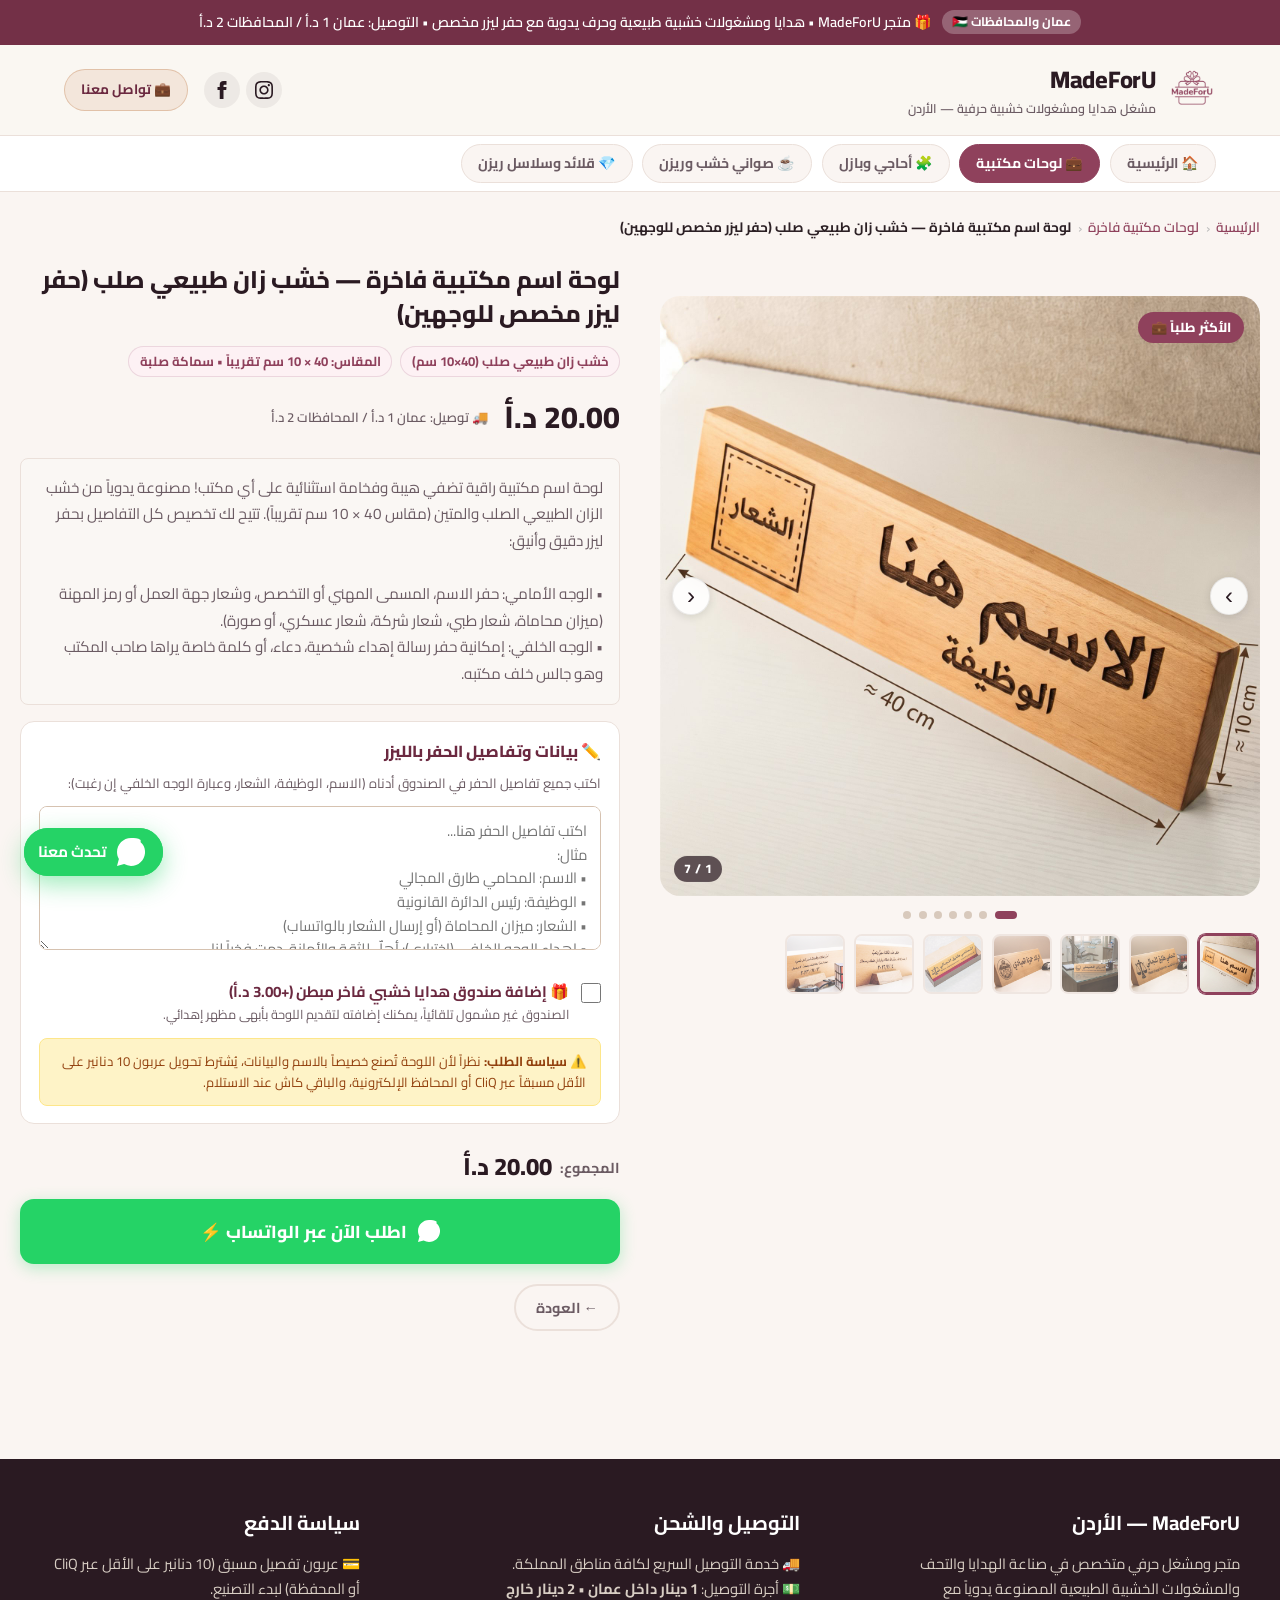
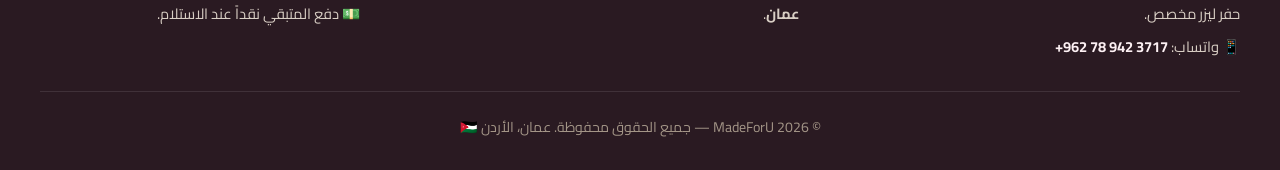
<file: desk-plate.html>
<!DOCTYPE html>
<html lang="ar" dir="rtl">
<head>
  <meta charset="UTF-8">
  <meta name="viewport" content="width=device-width, initial-scale=1.0">
  <title>لوحة اسم مكتبية فاخرة — خشب زان طبيعي صلب | MadeForU</title>
  <meta name="description" content="لوحة اسم مكتبية فاخرة من خشب الزان الطبيعي الصلب والسميك (40×10 سم) مع حفر ليزر مخصص للوجهين (الاسم، الوظيفة، الشعار، وإهداء خلفي). اطلب الآن مباشرة.">

  <!-- Open Graph for Facebook Ads & WhatsApp Previews -->
  <meta property="og:type" content="product">
  <meta property="og:url" content="https://madeforu-jo.github.io/desk-plate.html">
  <meta property="og:title" content="لوحة اسم مكتبية فاخرة — خشب زان طبيعي صلب | MadeForU">
  <meta property="og:description" content="لوحة اسم مكتبية راقية مصنوعة يدوياً من خشب الزان الطبيعي الصلب (40×10 سم)، حفر ليزر مخصص للاسم والشعار وميزة حفر الوجه الخلفي. اطلب الآن مباشرة من MadeForU.">
  <meta property="og:image" content="https://madeforu-jo.github.io/images/DeskPlate/deskplate2.jpg">
  <meta property="og:image:width" content="1600">
  <meta property="og:image:height" content="1600">
  <meta property="og:locale" content="ar_JO">
  <meta property="og:site_name" content="MadeForU">

  <!-- Twitter Card -->
  <meta name="twitter:card" content="summary_large_image">
  <meta name="twitter:title" content="لوحة اسم مكتبية فاخرة — خشب زان طبيعي صلب | MadeForU">
  <meta name="twitter:description" content="لوحة اسم مكتبية راقية مصنوعة يدوياً من خشب الزان الطبيعي الصلب (40×10 سم)، حفر ليزر مخصص للوجهين.">
  <meta name="twitter:image" content="https://madeforu-jo.github.io/images/DeskPlate/deskplate2.jpg">

  <link rel="canonical" href="https://madeforu-jo.github.io/product.html?slug=mfu-101-desk-plate">

  <!-- Instant redirect to product view on main store -->
  <meta http-equiv="refresh" content="0; url=product.html?slug=mfu-101-desk-plate">
  <script>
    window.location.replace("product.html?slug=mfu-101-desk-plate");
  </script>
</head>
<body style="font-family: system-ui, -apple-system, sans-serif; display: flex; align-items: center; justify-content: center; height: 100vh; margin: 0; background: #FAF7F2; text-align: center; color: #4A3B32;">
  <div>
    <h2 style="margin-bottom: 0.5rem;">جاري تحويلك إلى لوحة الاسم المكتبية...</h2>
    <p style="color: #777;">إذا لم يتم التحويل تلقائياً، <a href="product.html?slug=mfu-101-desk-plate" style="color: #8F415C; font-weight: bold;">اضغط هنا لفتح المنتج مباشرة</a></p>
  </div>
</body>
</html>
</file>
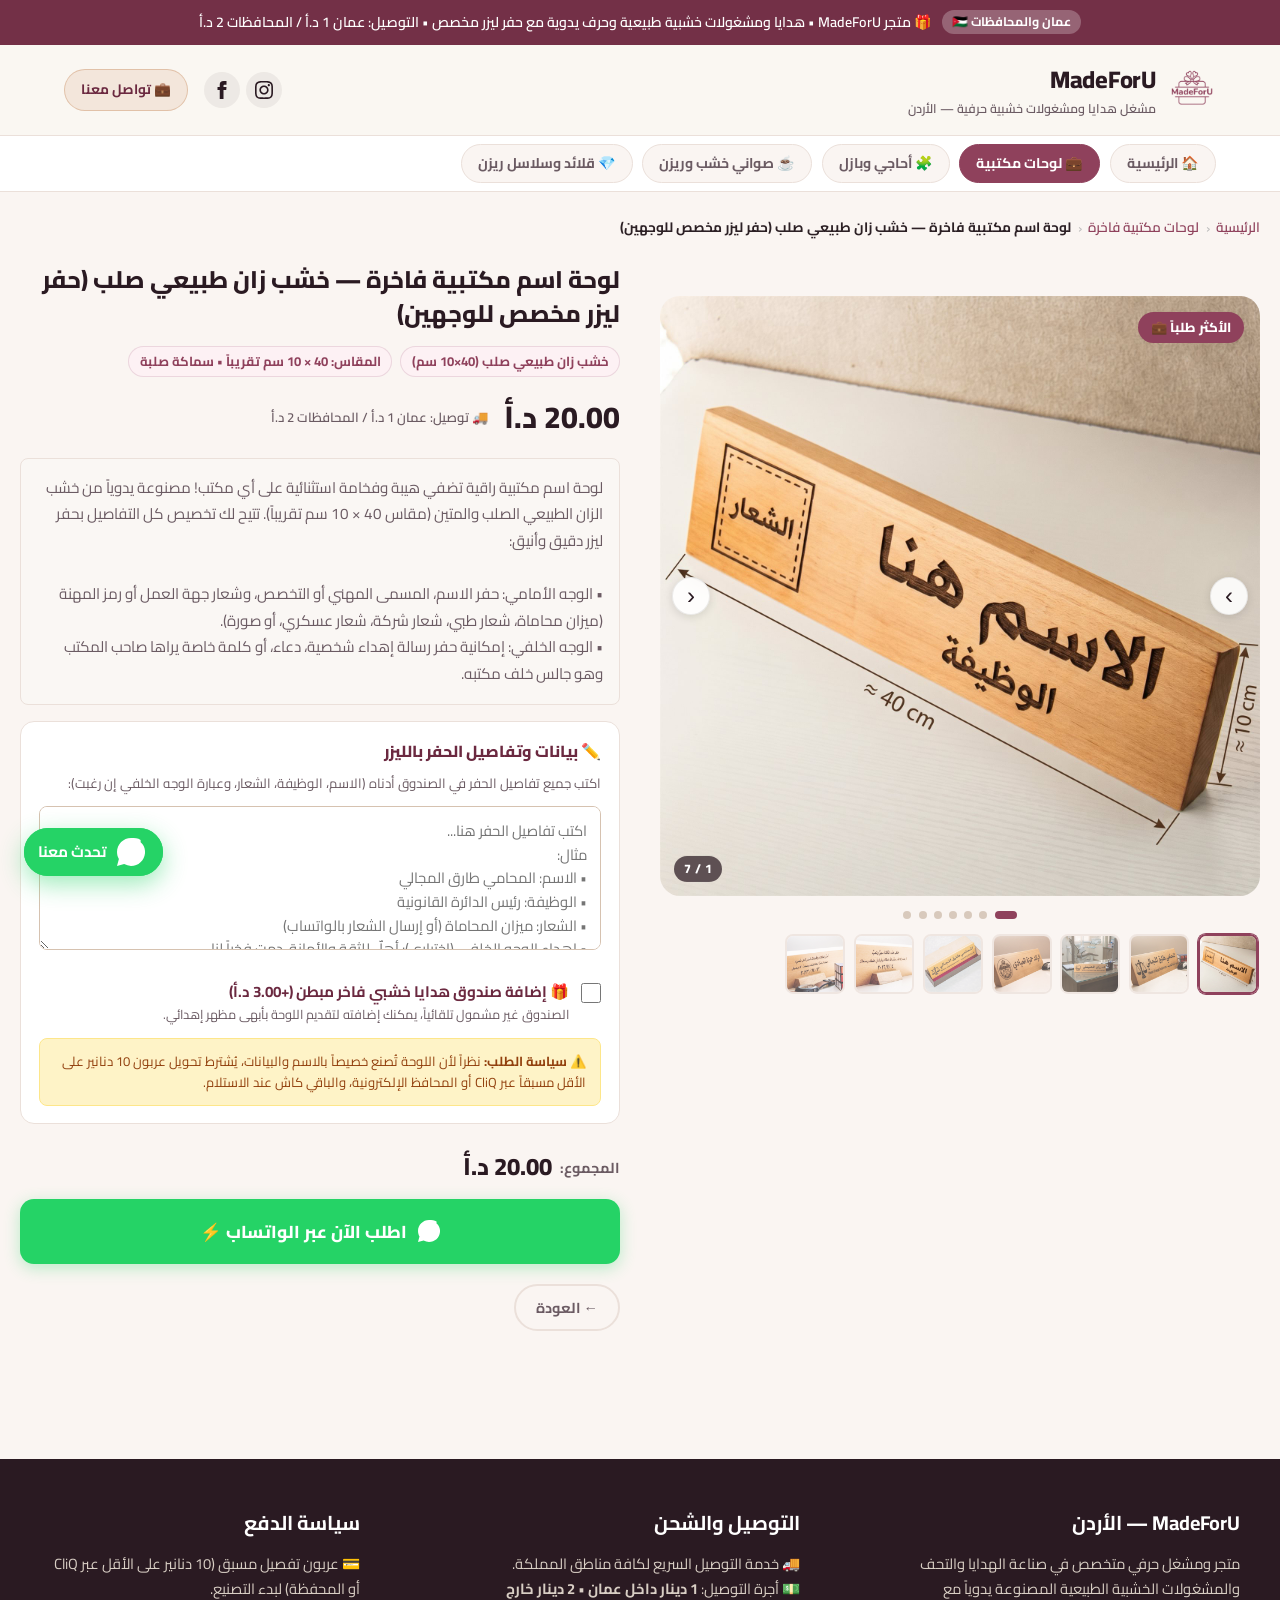
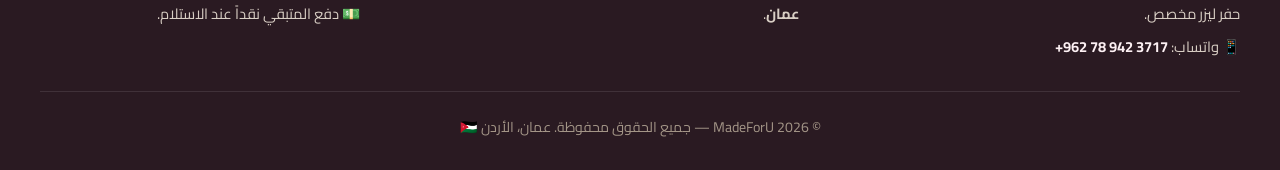
<file: deskplate.html>
<!DOCTYPE html>
<html lang="ar" dir="rtl">
<head>
  <meta charset="UTF-8">
  <meta name="viewport" content="width=device-width, initial-scale=1.0">
  <title>لوحة اسم مكتبية فاخرة — خشب زان طبيعي صلب | MadeForU</title>
  <meta name="description" content="لوحة اسم مكتبية فاخرة من خشب الزان الطبيعي الصلب والسميك (40×10 سم) مع حفر ليزر مخصص للوجهين (الاسم، الوظيفة، الشعار، وإهداء خلفي). اطلب الآن مباشرة.">

  <!-- Open Graph for Facebook Ads & WhatsApp Previews -->
  <meta property="og:type" content="product">
  <meta property="og:url" content="https://madeforu-jo.github.io/deskplate.html">
  <meta property="og:title" content="لوحة اسم مكتبية فاخرة — خشب زان طبيعي صلب | MadeForU">
  <meta property="og:description" content="لوحة اسم مكتبية راقية مصنوعة يدوياً من خشب الزان الطبيعي الصلب (40×10 سم)، حفر ليزر مخصص للاسم والشعار وميزة حفر الوجه الخلفي. اطلب الآن مباشرة من MadeForU.">
  <meta property="og:image" content="https://madeforu-jo.github.io/images/DeskPlate/deskplate2.jpg">
  <meta property="og:image:width" content="1600">
  <meta property="og:image:height" content="1600">
  <meta property="og:locale" content="ar_JO">
  <meta property="og:site_name" content="MadeForU">

  <!-- Twitter Card -->
  <meta name="twitter:card" content="summary_large_image">
  <meta name="twitter:title" content="لوحة اسم مكتبية فاخرة — خشب زان طبيعي صلب | MadeForU">
  <meta name="twitter:description" content="لوحة اسم مكتبية راقية مصنوعة يدوياً من خشب الزان الطبيعي الصلب (40×10 سم)، حفر ليزر مخصص للوجهين.">
  <meta name="twitter:image" content="https://madeforu-jo.github.io/images/DeskPlate/deskplate2.jpg">

  <link rel="canonical" href="https://madeforu-jo.github.io/product.html?slug=mfu-101-desk-plate">

  <!-- Instant redirect to product view on main store -->
  <meta http-equiv="refresh" content="0; url=product.html?slug=mfu-101-desk-plate">
  <script>
    window.location.replace("product.html?slug=mfu-101-desk-plate");
  </script>
</head>
<body style="font-family: system-ui, -apple-system, sans-serif; display: flex; align-items: center; justify-content: center; height: 100vh; margin: 0; background: #FAF7F2; text-align: center; color: #4A3B32;">
  <div>
    <h2 style="margin-bottom: 0.5rem;">جاري تحويلك إلى لوحة الاسم المكتبية...</h2>
    <p style="color: #777;">إذا لم يتم التحويل تلقائياً، <a href="product.html?slug=mfu-101-desk-plate" style="color: #8F415C; font-weight: bold;">اضغط هنا لفتح المنتج مباشرة</a></p>
  </div>
</body>
</html>
</file>
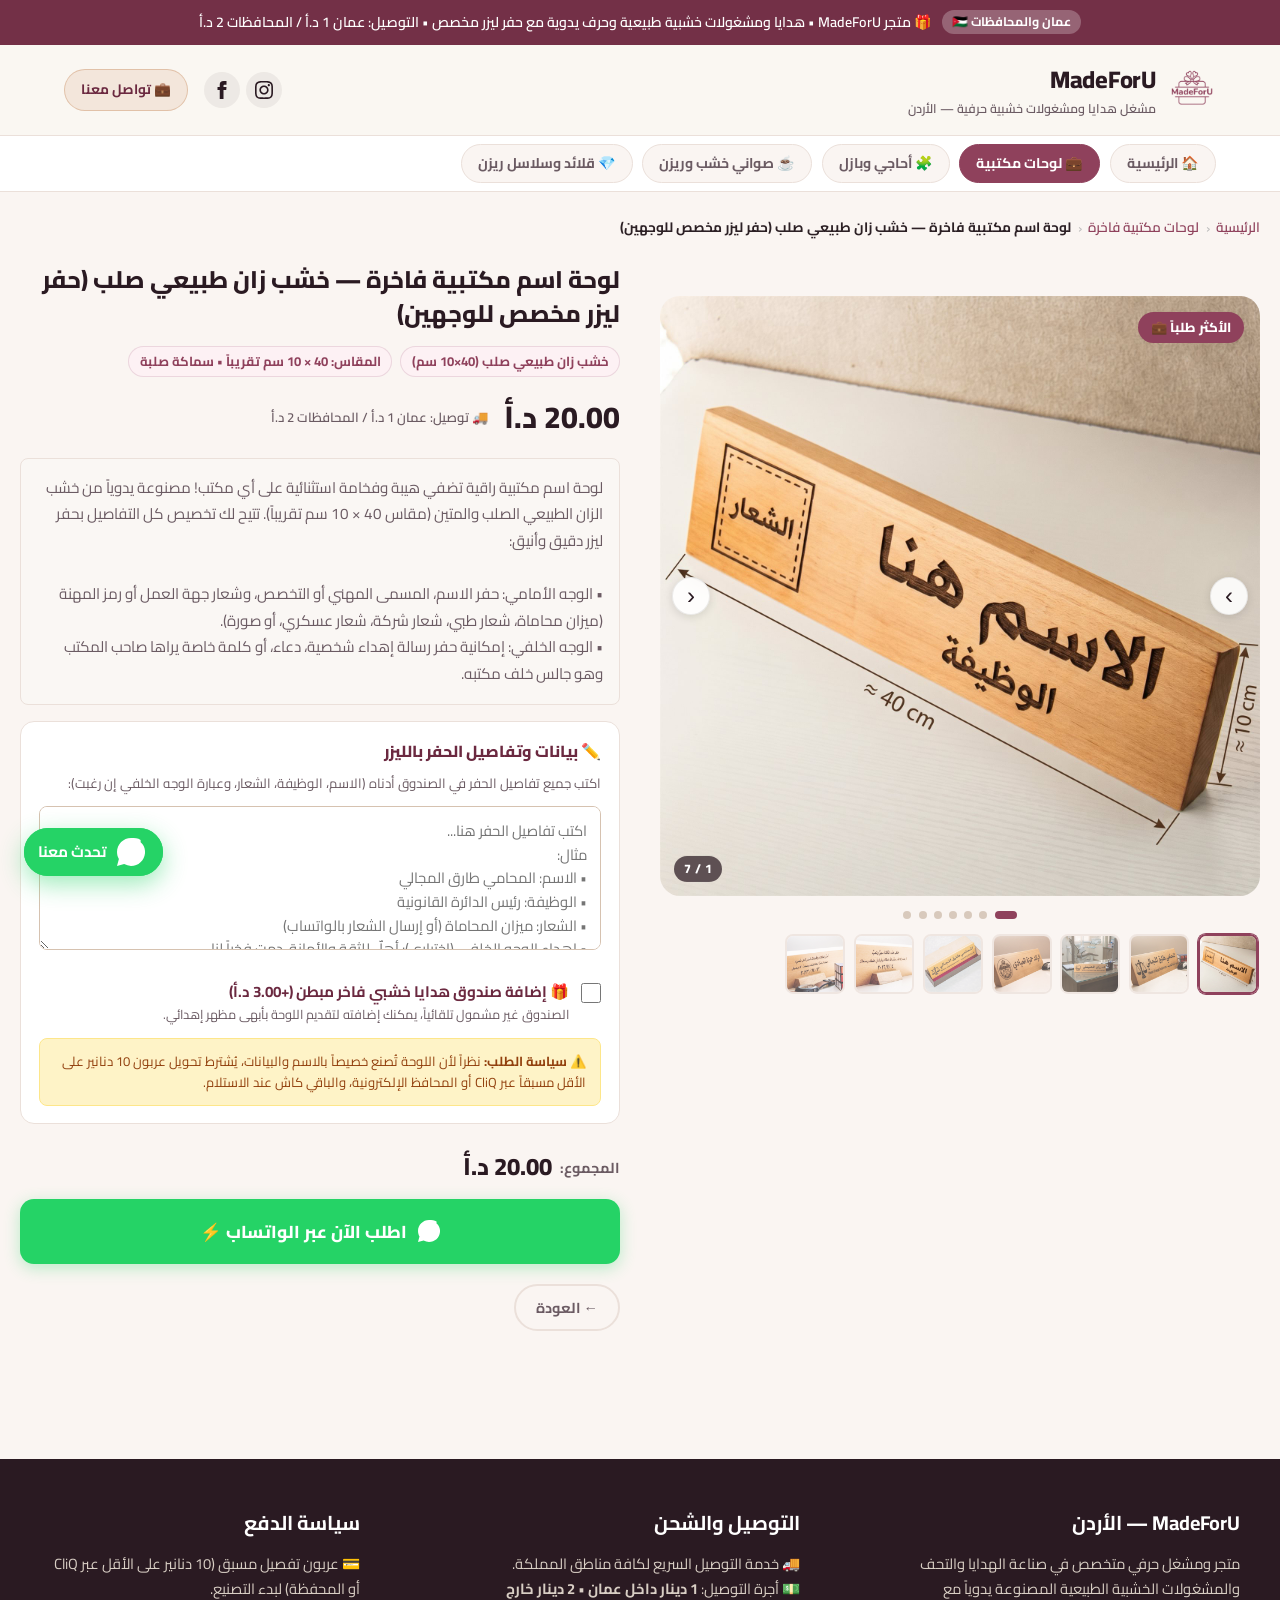
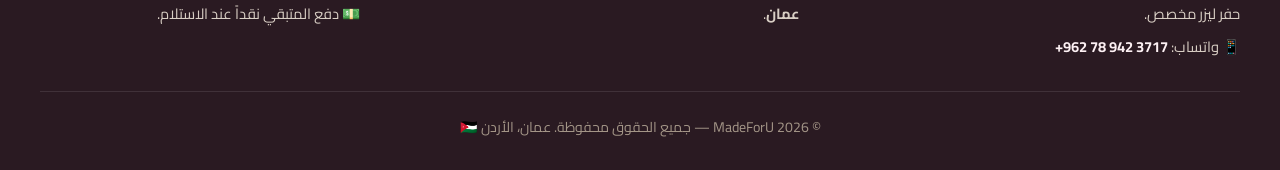
<file: mfu-101-desk-plate.html>
<!DOCTYPE html>
<html lang="ar" dir="rtl">
<head>
  <meta charset="UTF-8">
  <meta name="viewport" content="width=device-width, initial-scale=1.0">
  <title>لوحة اسم مكتبية فاخرة — خشب زان طبيعي صلب | MadeForU</title>
  <meta name="description" content="لوحة اسم مكتبية فاخرة من خشب الزان الطبيعي الصلب والسميك (40×10 سم) مع حفر ليزر مخصص للوجهين (الاسم، الوظيفة، الشعار، وإهداء خلفي). اطلب الآن مباشرة.">

  <!-- Open Graph for Facebook Ads & WhatsApp Previews -->
  <meta property="og:type" content="product">
  <meta property="og:url" content="https://madeforu-jo.github.io/mfu-101-desk-plate.html">
  <meta property="og:title" content="لوحة اسم مكتبية فاخرة — خشب زان طبيعي صلب | MadeForU">
  <meta property="og:description" content="لوحة اسم مكتبية راقية مصنوعة يدوياً من خشب الزان الطبيعي الصلب (40×10 سم)، حفر ليزر مخصص للاسم والشعار وميزة حفر الوجه الخلفي. اطلب الآن مباشرة من MadeForU.">
  <meta property="og:image" content="https://madeforu-jo.github.io/images/DeskPlate/deskplate2.jpg">
  <meta property="og:image:width" content="1600">
  <meta property="og:image:height" content="1600">
  <meta property="og:locale" content="ar_JO">
  <meta property="og:site_name" content="MadeForU">

  <!-- Twitter Card -->
  <meta name="twitter:card" content="summary_large_image">
  <meta name="twitter:title" content="لوحة اسم مكتبية فاخرة — خشب زان طبيعي صلب | MadeForU">
  <meta name="twitter:description" content="لوحة اسم مكتبية راقية مصنوعة يدوياً من خشب الزان الطبيعي الصلب (40×10 سم)، حفر ليزر مخصص للوجهين.">
  <meta name="twitter:image" content="https://madeforu-jo.github.io/images/DeskPlate/deskplate2.jpg">

  <link rel="canonical" href="https://madeforu-jo.github.io/product.html?slug=mfu-101-desk-plate">

  <!-- Instant redirect to product view on main store -->
  <meta http-equiv="refresh" content="0; url=product.html?slug=mfu-101-desk-plate">
  <script>
    window.location.replace("product.html?slug=mfu-101-desk-plate");
  </script>
</head>
<body style="font-family: system-ui, -apple-system, sans-serif; display: flex; align-items: center; justify-content: center; height: 100vh; margin: 0; background: #FAF7F2; text-align: center; color: #4A3B32;">
  <div>
    <h2 style="margin-bottom: 0.5rem;">جاري تحويلك إلى لوحة الاسم المكتبية...</h2>
    <p style="color: #777;">إذا لم يتم التحويل تلقائياً، <a href="product.html?slug=mfu-101-desk-plate" style="color: #8F415C; font-weight: bold;">اضغط هنا لفتح المنتج مباشرة</a></p>
  </div>
</body>
</html>
</file>
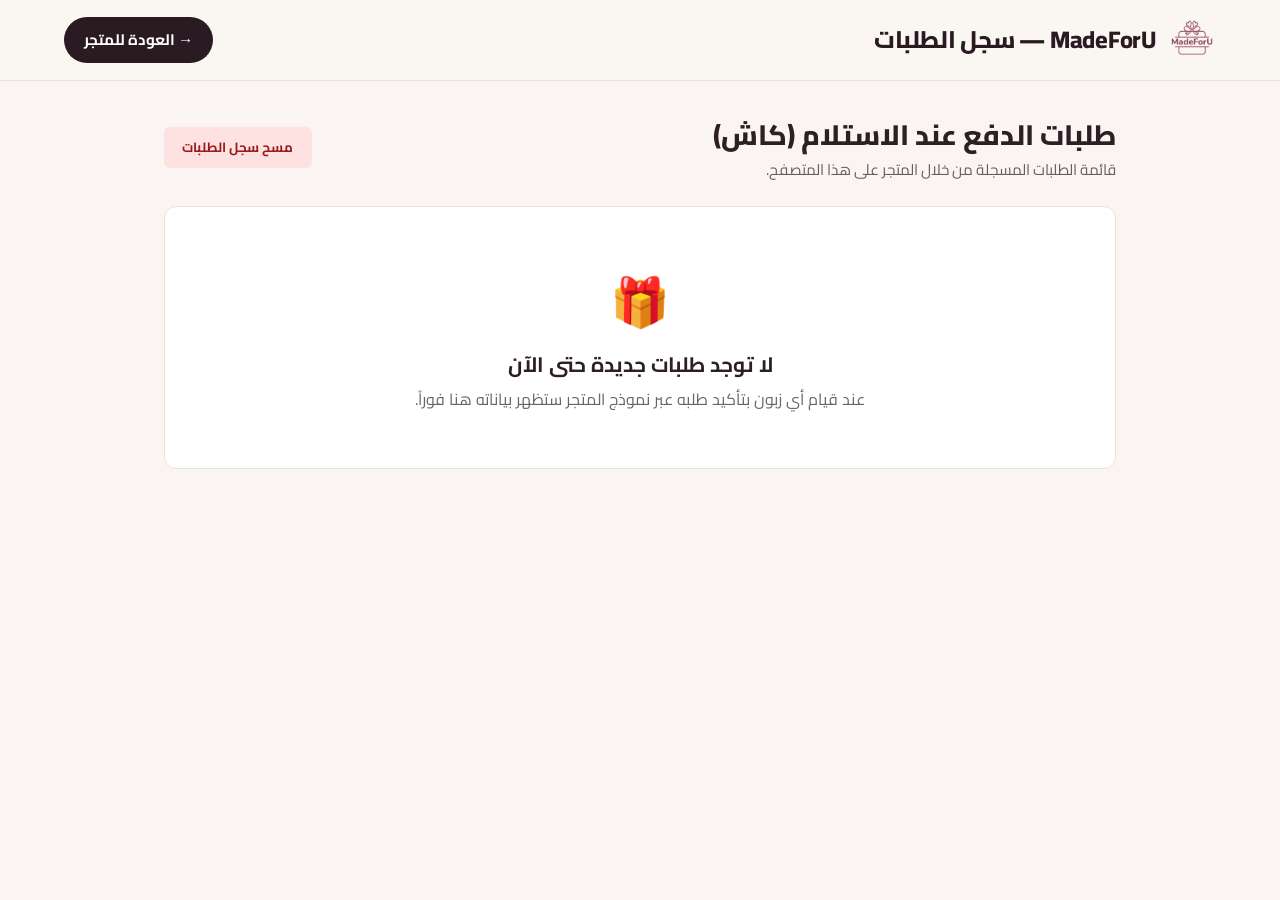
<file: orders.html>
<!DOCTYPE html>
<html lang="ar" dir="rtl">
<head>
  <meta charset="UTF-8">
  <meta name="viewport" content="width=device-width, initial-scale=1.0">
  <title>لوحة متابعة الطلبات | MadeForU</title>
  <link rel="icon" type="image/png" href="favicon.png">
  <link rel="apple-touch-icon" href="favicon.png">
  <link rel="stylesheet" href="styles.css?v=23">
  <style>
    .admin-container {
      max-width: 1000px;
      margin: 2rem auto;
      padding: 0 1.5rem;
    }
    .order-card-box {
      background: #fff;
      border: 1px solid var(--border-subtle);
      border-radius: var(--radius-md);
      padding: 1.5rem;
      margin-bottom: 1.5rem;
      box-shadow: var(--shadow-sm);
    }
    .order-header-line {
      display: flex;
      justify-content: space-between;
      border-bottom: 1px solid #eee;
      padding-bottom: 0.75rem;
      margin-bottom: 1rem;
      flex-wrap: wrap;
      gap: 0.5rem;
    }
    .status-cod {
      background: #fef3c7;
      color: #92400e;
      font-weight: 700;
      font-size: 0.85rem;
      padding: 0.25rem 0.75rem;
      border-radius: 999px;
    }
    .order-detail-grid {
      display: grid;
      grid-template-columns: repeat(auto-fit, minmax(260px, 1fr));
      gap: 1.25rem;
      font-size: 0.92rem;
    }
  </style>
</head>
<body>
  <div class="header">
    <div class="header-container">
      <a href="index.html" class="brand">
        <img src="images/MadeForU Logo Trans.png" alt="MadeForU Logo" class="brand-logo" onerror="this.style.display='none'; document.getElementById('fallbackIcon').style.display='flex';" style="height: 48px; width: 48px; object-fit: contain;">
        <div class="brand-icon" id="fallbackIcon" style="display: none;">🎁</div>
        <div class="brand-title">MadeForU — سجل الطلبات</div>
      </a>
      <a href="index.html" class="cart-btn" style="text-decoration: none;">&rarr; العودة للمتجر</a>
    </div>
  </div>

  <div class="admin-container">
    <div style="display: flex; justify-content: space-between; align-items: center; margin-bottom: 1.5rem; flex-wrap: wrap; gap: 1rem;">
      <div>
        <h1 style="font-size: 1.75rem; font-weight: 800;">طلبات الدفع عند الاستلام (كاش)</h1>
        <p style="color: var(--text-secondary); font-size: 0.95rem;">قائمة الطلبات المسجلة من خلال المتجر على هذا المتصفح.</p>
      </div>
      <button id="clearOrdersBtn" style="background:#fee2e2; color:#991b1b; border:none; padding:0.5rem 1.15rem; border-radius:6px; cursor:pointer; font-weight:700; font-family:inherit;">
        مسح سجل الطلبات
      </button>
    </div>

    <div id="ordersList">
      <!-- يتم حقن الطلبات هنا -->
    </div>
  </div>

  <script src="products.js?v=22"></script>
  <script>
    document.addEventListener("DOMContentLoaded", () => {
      const ordersList = document.getElementById("ordersList");
      const clearBtn = document.getElementById("clearOrdersBtn");
      const orders = JSON.parse(
        localStorage.getItem("madeforu_orders") ||
        localStorage.getItem("puzzleme_orders") ||
        "[]"
      );

      function renderOrders() {
        if (orders.length === 0) {
          ordersList.innerHTML = `
            <div style="background:#fff; border-radius:12px; padding:3.5rem; text-align:center; border:1px solid #e8e2d9;">
              <p style="font-size: 3rem; margin-bottom: 0.5rem;">🎁</p>
              <h3 style="font-size: 1.3rem;">لا توجد طلبات جديدة حتى الآن</h3>
              <p style="color:#666; margin-top: 0.35rem;">عند قيام أي زبون بتأكيد طلبه عبر نموذج المتجر ستظهر بياناته هنا فوراً.</p>
            </div>
          `;
          return;
        }

        ordersList.innerHTML = orders.slice().reverse().map(o => `
          <div class="order-card-box">
            <div class="order-header-line">
              <div>
                <strong>${o.orderNumber}</strong> • <span style="color:#777;">${new Date(o.date).toLocaleString('ar-JO')}</span>
              </div>
              <div>
                <span class="status-cod">💵 دفع عند الاستلام</span>
              </div>
            </div>

            <div class="order-detail-grid">
              <div>
                <h4 style="margin-bottom:0.4rem; color:var(--brand-primary);">بيانات الزبون:</h4>
                <div><strong>الاسم:</strong> ${o.customer.name}</div>
                <div><strong>الهاتف:</strong> <a href="tel:${o.customer.phone}" style="direction:ltr; display:inline-block;">${o.customer.phone}</a></div>
                <div><strong>المنطقة:</strong> ${o.customer.city || "عمان"}</div>
                <div><strong>العنوان التفصيلي:</strong> ${o.customer.address}</div>
                ${o.customer.notes ? `<div><strong>ملاحظات:</strong> ${o.customer.notes}</div>` : ""}
              </div>
              <div>
                <h4 style="margin-bottom:0.4rem; color:var(--brand-primary);">المنتجات المطلوبة:</h4>
                <ul style="padding-right: 1.2rem; color: #444; margin-bottom: 0.75rem;">
                  ${o.items.map(i => `
                    <li style="margin-bottom: 0.5rem;">
                      <strong>${i.title}</strong> &times; ${i.qty} (${(i.price * i.qty).toFixed(2)} د.أ)
                      ${i.isDeskPlate ? `
                        <div style="font-size:0.82rem; color:#6B2940; background:#FAF4EE; padding:5px 8px; border-radius:6px; margin-top:3px; line-height:1.4;">
                          <div><strong>الاسم:</strong> ${i.engravedName}</div>
                          ${i.engravedTitle ? `<div><strong>الوظيفة:</strong> ${i.engravedTitle}</div>` : ''}
                          ${i.engravedLogo ? `<div><strong>الشعار:</strong> ${i.engravedLogo}</div>` : ''}
                          ${i.backMessage ? `<div><strong>إهداء الوجه الخلفي:</strong> "${i.backMessage}"</div>` : ''}
                          <div><strong>صندوق هدايا فاخر:</strong> ${i.hasBox ? 'نعم (مشمول +3 د.أ)' : 'بدون صندوق'}</div>
                        </div>
                      ` : `
                        ${i.materialName ? `<br><small style="color:#666;">• ${i.materialName} ${i.colorName ? `| لون: ${i.colorName}` : ''}</small>` : ''}
                        ${i.hasEngraving ? `<br><small style="color:#8F415C; font-weight:bold;">✨ حفر ليزر مخصص (+${(i.engravingFee || 3).toFixed(0)} د.أ): "${i.engravingText}"</small>` : ''}
                      `}
                    </li>
                  `).join("")}
                </ul>
                <div style="border-top:1px dashed #eee; padding-top:0.5rem; font-size:0.9rem; color:#555;">
                  <div>سعر المنتجات: ${(o.subtotal || 0).toFixed(2)} د.أ</div>
                  <div>أجرة التوصيل: ${(o.deliveryFee || 1).toFixed(2)} د.أ</div>
                  ${o.upfrontDeposit ? `<div style="color:#92400E; font-weight:bold; margin-top:0.25rem;">💳 عربون مسبق (CliQ): ${o.upfrontDeposit.toFixed(2)} د.أ</div>` : ''}
                  ${o.remainingCod ? `<div style="color:var(--forest-green); font-weight:bold;">💵 المتبقي كاش عند الاستلام: ${o.remainingCod.toFixed(2)} د.أ</div>` : ''}
                </div>
                <div style="margin-top:0.5rem; font-size:1.2rem; font-weight:800; color:var(--wood-dark);">
                  المبلغ المطلوب تحصيله: ${(o.grandTotal || o.total).toFixed(2)} د.أ
                </div>
              </div>
            </div>
          </div>
        `).join("");
      }

      clearBtn.addEventListener("click", () => {
        if (confirm("هل أنت متأكد من رغبتك في مسح سجل الطلبات؟")) {
          localStorage.removeItem("madeforu_orders");
          localStorage.removeItem("puzzleme_orders");
          location.reload();
        }
      });

      renderOrders();
    });
  </script>
</body>
</html>
</file>
<file: styles.css>
/* ==========================================
   MADEFORU JO - متجر الهدايا والمصنوعات المخصصة
   تصميم حديث وداعم للغة العربية بالكامل (RTL)
   ========================================== */

@import url('https://fonts.googleapis.com/css2?family=Cairo:wght@400;500;600;700;800&display=swap');

:root {
  --wood-dark: #2A1A22;
  --wood-warm: #6B2940;
  --wood-amber: #8F415C;
  --wood-light: #DEABB8;
  --cream-bg: #FAF5F2;
  --card-bg: #FFFFFF;
  --brand-primary: #8F415C;
  --brand-hover: #733047;
  --brand-tint: #FDF1F4;
  --forest-green: #2E5339;
  --forest-light: #EBF2EC;
  --text-primary: #2C2025;
  --text-secondary: #6B5B63;
  --border-subtle: #EBE0DA;
  --shadow-sm: 0 2px 8px rgba(42, 26, 34, 0.06);
  --shadow-md: 0 8px 24px rgba(42, 26, 34, 0.09);
  --shadow-lg: 0 16px 40px rgba(42, 26, 34, 0.13);
  --radius-sm: 8px;
  --radius-md: 14px;
  --radius-lg: 20px;
  --transition: all 0.25s cubic-bezier(0.2, 0.8, 0.2, 1);
}

* {
  box-sizing: border-box;
  margin: 0;
  padding: 0;
}

html, body {
  overflow-x: hidden;
  max-width: 100vw;
  width: 100%;
}

body {
  font-family: 'Cairo', -apple-system, BlinkMacSystemFont, "Segoe UI", Roboto, Arial, sans-serif;
  background-color: var(--cream-bg);
  color: var(--text-primary);
  line-height: 1.6;
  direction: rtl;
  text-align: right;
  -webkit-font-smoothing: antialiased;
}

/* TOP ANNOUNCEMENT BAR */
.top-banner {
  background: var(--brand-hover);
  color: #fff;
  padding: 0.65rem 1rem;
  font-size: 0.88rem;
  font-weight: 600;
  text-align: center;
  display: flex;
  align-items: center;
  justify-content: center;
  gap: 0.6rem;
  flex-wrap: wrap;
}
.top-banner span.tag {
  background: rgba(255, 255, 255, 0.25);
  padding: 2px 10px;
  border-radius: 999px;
  font-size: 0.78rem;
  font-weight: 700;
}

/* NAVIGATION */
.header {
  position: sticky;
  top: 0;
  background: rgba(250, 247, 242, 0.95);
  backdrop-filter: blur(10px);
  border-bottom: 1px solid var(--border-subtle);
  z-index: 100;
}
.header-container {
  max-width: 1200px;
  margin: 0 auto;
  padding: 1rem 1.5rem;
  display: flex;
  align-items: center;
  justify-content: space-between;
}
.brand {
  display: flex;
  align-items: center;
  gap: 0.75rem;
  text-decoration: none;
  color: var(--wood-dark);
}
.brand-icon {
  width: 44px;
  height: 44px;
  background: var(--brand-primary);
  color: #fff;
  border-radius: var(--radius-sm);
  display: flex;
  align-items: center;
  justify-content: center;
  font-size: 1.5rem;
}
.brand-title {
  font-size: 1.5rem;
  font-weight: 800;
  letter-spacing: -0.01em;
  color: var(--wood-dark);
}
.brand-sub {
  font-size: 0.78rem;
  color: var(--text-secondary);
  font-weight: 600;
}

.header-actions {
  display: flex;
  align-items: center;
  gap: 1rem;
}
.cart-btn {
  background: var(--wood-dark);
  color: #fff;
  border: none;
  padding: 0.65rem 1.25rem;
  border-radius: 999px;
  font-weight: 700;
  cursor: pointer;
  display: flex;
  align-items: center;
  gap: 0.5rem;
  font-size: 0.95rem;
  font-family: inherit;
  transition: var(--transition);
}
.cart-btn:hover {
  background: var(--brand-primary);
  transform: translateY(-1px);
}
.cart-count {
  background: var(--wood-amber);
  color: #fff;
  border-radius: 999px;
  padding: 2px 8px;
  font-size: 0.8rem;
  font-weight: 800;
}

/* HERO SECTION */
.hero {
  background: linear-gradient(135deg, rgba(61, 22, 35, 0.94) 0%, rgba(143, 65, 92, 0.90) 100%),
              radial-gradient(circle at top right, rgba(254, 245, 240, 0.15), transparent 50%);
  color: #fff;
  text-align: center;
  padding: 4.5rem 1.5rem 3.5rem;
}
.hero-content {
  max-width: 760px;
  margin: 0 auto;
}
.hero-badge {
  display: inline-block;
  background: rgba(254, 241, 244, 0.22);
  border: 1px solid rgba(254, 241, 244, 0.45);
  color: #FFE6EE;
  padding: 0.35rem 1.2rem;
  border-radius: 999px;
  font-size: 0.85rem;
  font-weight: 700;
  margin-bottom: 1.25rem;
}
.hero h1 {
  font-size: 2.5rem;
  font-weight: 800;
  line-height: 1.35;
  margin-bottom: 1rem;
}
.hero p {
  font-size: 1.15rem;
  color: rgba(255, 255, 255, 0.9);
  max-width: 620px;
  margin: 0 auto 2rem;
  line-height: 1.7;
}
.hero-features {
  display: flex;
  justify-content: center;
  gap: 1.5rem;
  flex-wrap: wrap;
  font-size: 0.95rem;
  font-weight: 600;
  color: rgba(255, 255, 255, 0.95);
}
.hero-feat-item {
  display: flex;
  align-items: center;
  gap: 0.4rem;
  background: rgba(255, 255, 255, 0.12);
  padding: 0.4rem 0.9rem;
  border-radius: 999px;
}

/* MAIN LAYOUT */
.main-container {
  max-width: 1200px;
  margin: 0 auto;
  padding: 2.5rem 1.5rem 4rem;
}

/* TOOLBAR & FILTERS */
.toolbar {
  display: flex;
  flex-wrap: wrap;
  gap: 1rem;
  justify-content: space-between;
  align-items: center;
  margin-bottom: 2rem;
  position: sticky;
  top: 0;
  z-index: 90;
  background: var(--page-bg, #f9f5f0);
  padding: 0.85rem 0;
  border-bottom: 1px solid var(--border-subtle);
}
.search-box {
  position: relative;
  flex: 1;
  min-width: 260px;
  max-width: 380px;
}
.search-box input {
  width: 100%;
  padding: 0.75rem 2.5rem 0.75rem 1rem;
  border: 1px solid var(--border-subtle);
  border-radius: 999px;
  font-size: 0.95rem;
  font-family: inherit;
  background: var(--card-bg);
  outline: none;
  transition: var(--transition);
}
.search-box input:focus {
  border-color: var(--brand-primary);
  box-shadow: 0 0 0 3px rgba(140, 72, 40, 0.15);
}
.search-icon {
  position: absolute;
  right: 1rem;
  top: 50%;
  transform: translateY(-50%);
  color: var(--text-secondary);
  pointer-events: none;
}

.category-pills {
  display: flex;
  flex-wrap: nowrap;
  gap: 0.5rem;
  overflow-x: auto;
  scrollbar-width: none;
  -ms-overflow-style: none;
}
.category-pills::-webkit-scrollbar { display: none; }
.cat-pill {
  border: 2px solid var(--border-subtle);
  background: var(--card-bg);
  color: var(--text-secondary);
  padding: 0.55rem 1.3rem;
  border-radius: 999px;
  font-size: 0.95rem;
  font-weight: 700;
  font-family: inherit;
  cursor: pointer;
  transition: var(--transition);
  white-space: nowrap;
  flex-shrink: 0;
}
.cat-pill:hover {
  border-color: var(--brand-primary);
  color: var(--wood-dark);
}
.cat-pill.active {
  background: var(--wood-dark);
  color: #fff;
  border-color: var(--wood-dark);
}

/* PRODUCT GRID */
.products-grid {
  display: grid;
  grid-template-columns: repeat(auto-fill, minmax(280px, 1fr));
  gap: 1.75rem;
}

.product-card {
  background: var(--card-bg);
  border-radius: var(--radius-md);
  border: 1px solid var(--border-subtle);
  overflow: hidden;
  display: flex;
  flex-direction: column;
  transition: var(--transition);
  box-shadow: var(--shadow-sm);
  cursor: pointer;
  position: relative;
}
.product-card:hover {
  transform: translateY(-4px);
  box-shadow: var(--shadow-md);
  border-color: #d1c5b4;
}

.product-img-wrap {
  position: relative;
  width: 100%;
  aspect-ratio: 1 / 1;
  overflow: hidden;
  background: #ffffff;
  display: flex;
  align-items: center;
  justify-content: center;
}
.product-img {
  width: 100%;
  height: 100%;
  object-fit: contain;
  transition: transform 0.3s ease;
}
.product-card:hover .product-img {
  transform: scale(1.05);
}

.card-badge {
  position: absolute;
  top: 0.75rem;
  right: 0.75rem;
  background: var(--wood-dark);
  color: #fff;
  padding: 0.3rem 0.75rem;
  border-radius: 999px;
  font-size: 0.75rem;
  font-weight: 700;
}

.product-body {
  padding: 1.25rem;
  display: flex;
  flex-direction: column;
  flex-grow: 1;
}
.product-category {
  font-size: 0.8rem;
  color: var(--wood-amber);
  font-weight: 700;
  margin-bottom: 0.35rem;
}
.product-title {
  font-size: 1.2rem;
  font-weight: 700;
  color: var(--wood-dark);
  margin-bottom: 0.4rem;
  line-height: 1.4;
}
.product-specs {
  font-size: 0.85rem;
  color: var(--text-secondary);
  margin-bottom: 0.75rem;
  display: flex;
  align-items: center;
  gap: 0.5rem;
  font-weight: 600;
}
.product-desc {
  font-size: 0.9rem;
  color: var(--text-secondary);
  line-height: 1.5;
  margin-bottom: 1.25rem;
  flex-grow: 1;
}

.product-footer {
  display: flex;
  align-items: center;
  justify-content: space-between;
  padding-top: 0.85rem;
  border-top: 1px solid var(--border-subtle);
  margin-top: auto;
}
.product-price {
  font-size: 1.4rem;
  font-weight: 800;
  color: var(--wood-dark);
}
.add-btn {
  background: var(--forest-green);
  color: #fff;
  border: none;
  padding: 0.55rem 1.1rem;
  border-radius: var(--radius-sm);
  font-weight: 700;
  font-size: 0.9rem;
  font-family: inherit;
  cursor: pointer;
  transition: var(--transition);
  display: flex;
  align-items: center;
  gap: 0.35rem;
}
.add-btn:hover {
  background: #233e2b;
  transform: translateY(-1px);
}

.empty-state {
  text-align: center;
  padding: 4rem 1rem;
  grid-column: 1 / -1;
  color: var(--text-secondary);
}
.empty-state h3 {
  font-size: 1.35rem;
  color: var(--wood-dark);
  margin-bottom: 0.5rem;
}

/* HOW CASH ON DELIVERY WORKS */
.how-it-works {
  margin-top: 4rem;
  background: #FFF;
  border: 1px solid var(--border-subtle);
  border-radius: var(--radius-lg);
  padding: 3rem 2rem;
  text-align: center;
}
.how-it-works h2 {
  font-size: 1.85rem;
  font-weight: 800;
  color: var(--wood-dark);
  margin-bottom: 0.5rem;
}
.how-it-works p.sub {
  color: var(--text-secondary);
  max-width: 580px;
  margin: 0 auto 2.5rem;
  font-size: 1rem;
}
.steps-grid {
  display: grid;
  grid-template-columns: repeat(auto-fit, minmax(220px, 1fr));
  gap: 2rem;
  text-align: right;
}
.step-card {
  display: flex;
  flex-direction: column;
  gap: 0.75rem;
}
.step-num {
  width: 44px;
  height: 44px;
  background: var(--forest-light);
  color: var(--forest-green);
  border-radius: 50%;
  display: flex;
  align-items: center;
  justify-content: center;
  font-weight: 800;
  font-size: 1.2rem;
}
.step-card h4 {
  font-size: 1.15rem;
  font-weight: 700;
  color: var(--wood-dark);
}
.step-card p {
  font-size: 0.92rem;
  color: var(--text-secondary);
  line-height: 1.6;
}

/* FOOTER */
.footer {
  background: var(--wood-dark);
  color: #d8cec4;
  padding: 3rem 1.5rem 2rem;
  margin-top: 4rem;
}
.footer-container {
  max-width: 1200px;
  margin: 0 auto;
  display: flex;
  flex-wrap: wrap;
  justify-content: space-between;
  gap: 2rem;
  padding-bottom: 2rem;
  border-bottom: 1px solid rgba(255, 255, 255, 0.1);
}
.footer-col h4 {
  color: #fff;
  font-size: 1.25rem;
  font-weight: 700;
  margin-bottom: 0.75rem;
}
.footer-col p {
  font-size: 0.92rem;
  line-height: 1.7;
  max-width: 320px;
}
.footer-bottom {
  max-width: 1200px;
  margin: 1.5rem auto 0;
  text-align: center;
  font-size: 0.88rem;
  color: #a39587;
}

/* MODALS & OVERLAYS */
.modal-overlay {
  position: fixed;
  inset: 0;
  background: rgba(20, 14, 10, 0.65);
  backdrop-filter: blur(4px);
  z-index: 200;
  display: flex;
  align-items: center;
  justify-content: center;
  padding: 1.5rem;
  opacity: 0;
  visibility: hidden;
  transition: opacity 0.25s ease, visibility 0.25s ease;
}
.modal-overlay.active {
  opacity: 1;
  visibility: visible;
}
.modal-window {
  background: var(--card-bg);
  border-radius: var(--radius-lg);
  max-width: 580px;
  width: 100%;
  max-height: 90vh;
  overflow-y: auto;
  box-shadow: var(--shadow-lg);
  position: relative;
  transform: translateY(20px);
  transition: transform 0.25s ease;
}
.modal-overlay.active .modal-window {
  transform: translateY(0);
}
.modal-close {
  position: absolute;
  top: 1rem;
  left: 1rem;
  background: #f3eee7;
  border: none;
  width: 36px;
  height: 36px;
  border-radius: 50%;
  font-size: 1.3rem;
  cursor: pointer;
  display: flex;
  align-items: center;
  justify-content: center;
  color: var(--text-primary);
  z-index: 10;
  transition: var(--transition);
}
.modal-close:hover {
  background: #e2d9cd;
}

/* PRODUCT DETAIL MODAL */
.modal-detail-img {
  width: 100%;
  aspect-ratio: 1 / 1;
  max-height: 420px;
  object-fit: contain;
  background: #ffffff;
  border-top-left-radius: var(--radius-lg);
  border-top-right-radius: var(--radius-lg);
}
.modal-detail-content {
  padding: 1.75rem;
}
.modal-badge {
  display: inline-block;
  background: var(--forest-light);
  color: var(--forest-green);
  padding: 0.25rem 0.85rem;
  border-radius: 999px;
  font-size: 0.8rem;
  font-weight: 700;
  margin-bottom: 0.5rem;
}
.modal-title {
  font-size: 1.6rem;
  font-weight: 800;
  color: var(--wood-dark);
  margin-bottom: 0.5rem;
}
.modal-meta-grid {
  display: grid;
  grid-template-columns: 1fr 1fr;
  gap: 0.75rem;
  background: var(--cream-bg);
  padding: 1rem;
  border-radius: var(--radius-sm);
  margin: 1rem 0;
  font-size: 0.9rem;
}
.modal-meta-item strong {
  display: block;
  color: var(--text-secondary);
  font-size: 0.78rem;
}
.modal-desc {
  font-size: 0.95rem;
  color: var(--text-secondary);
  line-height: 1.7;
  margin-bottom: 1.5rem;
  word-break: break-word;
  overflow-wrap: break-word;
}
/* GAME SHOWCASE SECTION (GOOGLE PLAY) */
.game-showcase-section {
  margin: 3.5rem 0;
}
.game-showcase-card {
  background: linear-gradient(135deg, #3D1623 0%, #1F0B12 100%);
  color: #fff;
  border-radius: var(--radius-lg);
  padding: 3rem 2.5rem;
  display: flex;
  align-items: center;
  justify-content: space-between;
  gap: 2.5rem;
  box-shadow: var(--shadow-lg);
  border: 1px solid rgba(255, 255, 255, 0.1);
  position: relative;
  overflow: hidden;
}
.game-content {
  max-width: 620px;
}
.game-badge {
  display: inline-block;
  background: rgba(222, 160, 178, 0.25);
  color: #ffd8e2;
  border: 1px solid rgba(222, 160, 178, 0.4);
  padding: 0.3rem 0.9rem;
  border-radius: 999px;
  font-size: 0.82rem;
  font-weight: 800;
  margin-bottom: 1rem;
}
.game-content h2 {
  font-size: 1.85rem;
  font-weight: 800;
  margin-bottom: 0.75rem;
  line-height: 1.35;
  color: #fff;
}
.game-content p {
  color: #94a3b8;
  font-size: 0.96rem;
  line-height: 1.7;
  margin-bottom: 1.5rem;
}
.game-actions {
  display: flex;
  align-items: center;
  gap: 1.25rem;
  flex-wrap: wrap;
}
.google-play-btn {
  background: #000;
  color: #fff;
  text-decoration: none;
  padding: 0.65rem 1.4rem;
  border-radius: var(--radius-sm);
  display: inline-flex;
  align-items: center;
  gap: 0.75rem;
  border: 1px solid rgba(255, 255, 255, 0.25);
  transition: var(--transition);
}
.google-play-btn:hover {
  background: #111;
  border-color: #4ade80;
  transform: translateY(-2px);
}
.game-note {
  font-size: 0.85rem;
  color: #cbd5e1;
  font-weight: 600;
}
.game-phone-mockup {
  width: 140px;
  height: 180px;
  background: linear-gradient(135deg, rgba(255,255,255,0.08), rgba(255,255,255,0.02));
  border: 2px solid rgba(255,255,255,0.18);
  border-radius: 24px;
  display: flex;
  flex-direction: column;
  align-items: center;
  justify-content: center;
  box-shadow: 0 10px 30px rgba(0,0,0,0.4);
}

.game-header-btn {
  background: rgba(30, 41, 59, 0.06);
  border: 1px solid var(--border-subtle);
  color: var(--text-primary);
  text-decoration: none;
  padding: 0.55rem 1.1rem;
  border-radius: 999px;
  font-size: 0.85rem;
  font-weight: 700;
  display: flex;
  align-items: center;
  gap: 0.45rem;
  transition: var(--transition);
}
.game-header-btn:hover {
  background: #0f172a;
  color: #fff;
  border-color: #0f172a;
}

/* CUSTOM LASER ENGRAVING ADDON */
.engraving-addon-box {
  margin-top: 1.25rem;
  padding: 1rem 1.15rem;
  background: #FFFDF9;
  border: 1.5px dashed var(--wood-amber);
  border-radius: var(--radius-md);
  transition: var(--transition);
}
.engraving-addon-box.active {
  border-color: var(--brand-primary);
  background: #FFF9F5;
}
.engraving-toggle-label {
  display: flex;
  align-items: flex-start;
  gap: 0.75rem;
  cursor: pointer;
  user-select: none;
}
.engraving-toggle-checkbox {
  width: 22px;
  height: 22px;
  accent-color: var(--brand-primary);
  cursor: pointer;
  margin-top: 2px;
}
.engraving-toggle-info strong {
  display: block;
  font-size: 0.95rem;
  color: var(--wood-dark);
}
.engraving-toggle-info p {
  font-size: 0.8rem;
  color: var(--text-secondary);
  margin-top: 0.15rem;
}
.engraving-input-wrap {
  margin-top: 0.9rem;
  padding-top: 0.9rem;
  border-top: 1px dashed var(--border-subtle);
}
.engraving-input-wrap input {
  width: 100%;
  padding: 0.7rem 0.9rem;
  border: 1px solid var(--border-subtle);
  border-radius: var(--radius-sm);
  font-family: inherit;
  font-size: 0.9rem;
  outline: none;
  background: #fff;
  transition: var(--transition);
}
.engraving-input-wrap input:focus {
  border-color: var(--brand-primary);
  box-shadow: 0 0 0 3px rgba(140, 72, 40, 0.15);
}
.engraving-notice-pill {
  margin-top: 0.65rem;
  background: #FEF3C7;
  color: #92400E;
  padding: 0.65rem 0.85rem;
  border-radius: var(--radius-sm);
  font-size: 0.8rem;
  line-height: 1.5;
  border: 1px solid #FDE68A;
}

.checkout-cliq-notice {
  background: #FEF3C7;
  border: 1.5px solid #F59E0B;
  color: #78350F;
  border-radius: var(--radius-md);
  padding: 1rem 1.15rem;
  margin-bottom: 1.25rem;
  font-size: 0.88rem;
  line-height: 1.6;
}
.cliq-details-chip {
  background: #fff;
  padding: 0.5rem 0.75rem;
  border-radius: var(--radius-sm);
  display: inline-flex;
  gap: 0.75rem;
  font-weight: 800;
  margin-top: 0.5rem;
  border: 1px solid #FCD34D;
  font-size: 0.85rem;
}

/* MATERIAL & COLOR OPTIONS IN MODAL */
.modal-options-block {
  margin: 1.25rem 0;
  padding: 1.15rem;
  background: var(--cream-bg);
  border-radius: var(--radius-md);
  border: 1px solid var(--border-subtle);
}
.options-heading {
  font-size: 0.92rem;
  font-weight: 800;
  color: var(--wood-dark);
  margin-bottom: 0.65rem;
  display: flex;
  align-items: center;
  justify-content: space-between;
}
.options-heading small {
  font-size: 0.78rem;
  color: var(--text-secondary);
  font-weight: 600;
}

.material-cards-grid {
  display: grid;
  grid-template-columns: repeat(auto-fit, minmax(200px, 1fr));
  gap: 0.75rem;
  margin-bottom: 1.2rem;
}
.material-card-btn {
  background: #fff;
  border: 2px solid var(--border-subtle);
  border-radius: var(--radius-sm);
  padding: 0.75rem 0.9rem;
  cursor: pointer;
  text-align: right;
  transition: var(--transition);
  display: flex;
  flex-direction: column;
  gap: 0.25rem;
  position: relative;
}
.material-card-btn:hover {
  border-color: var(--wood-amber);
  transform: translateY(-2px);
}
.material-card-btn.active {
  border-color: var(--brand-primary);
  background: #FFF9F5;
  box-shadow: 0 0 0 2px rgba(140, 72, 40, 0.2);
}
.material-card-title {
  font-weight: 800;
  font-size: 0.92rem;
  color: var(--wood-dark);
  display: flex;
  align-items: center;
  justify-content: space-between;
}
.material-card-price {
  font-size: 0.95rem;
  font-weight: 800;
  color: var(--brand-primary);
}
.material-card-desc {
  font-size: 0.75rem;
  color: var(--text-secondary);
  line-height: 1.4;
}

.colors-swatches-grid {
  display: flex;
  flex-wrap: wrap;
  gap: 0.6rem;
}
.color-swatch-btn {
  background: #fff;
  border: 1.5px solid var(--border-subtle);
  border-radius: 999px;
  padding: 0.4rem 0.85rem 0.4rem 0.5rem;
  cursor: pointer;
  display: flex;
  align-items: center;
  gap: 0.5rem;
  font-family: inherit;
  font-size: 0.82rem;
  font-weight: 700;
  color: var(--text-primary);
  transition: var(--transition);
}
.color-swatch-btn:hover {
  border-color: var(--wood-dark);
}
.color-swatch-btn.active {
  border-color: var(--brand-primary);
  background: #FFF9F5;
  color: var(--brand-primary);
  box-shadow: 0 0 0 2px rgba(140, 72, 40, 0.2);
}
.color-dot {
  width: 22px;
  height: 22px;
  border-radius: 50%;
  display: inline-block;
  box-shadow: inset 0 0 2px rgba(0,0,0,0.25);
  flex-shrink: 0;
}

.cart-item-variant {
  font-size: 0.78rem;
  color: var(--text-secondary);
  margin-top: 0.2rem;
  background: rgba(0,0,0,0.04);
  padding: 2px 6px;
  border-radius: 4px;
  display: inline-block;
}

.modal-footer {
  display: flex;
  align-items: center;
  justify-content: space-between;
  padding-top: 1rem;
  border-top: 1px solid var(--border-subtle);
  flex-wrap: wrap;
  gap: 0.75rem;
}

.modal-footer-btns {
  display: flex;
  align-items: center;
  gap: 0.65rem;
}

.direct-order-action-btn {
  background: #25D366;
  color: #fff;
  border: none;
  padding: 0.65rem 1.25rem;
  border-radius: var(--radius-sm);
  font-weight: 800;
  font-size: 0.95rem;
  font-family: inherit;
  cursor: pointer;
  display: inline-flex;
  align-items: center;
  gap: 0.4rem;
  box-shadow: 0 4px 14px rgba(37, 211, 102, 0.35);
  transition: all var(--transition);
}

.direct-order-action-btn:hover {
  background: #20bd5a;
  transform: translateY(-2px);
  box-shadow: 0 6px 18px rgba(37, 211, 102, 0.45);
}

.direct-order-action-btn:active {
  transform: translateY(0);
}

.card-action-btns {
  display: flex;
  align-items: center;
  gap: 0.4rem;
}

.card-direct-btn {
  background: #25D366;
  color: #fff;
  border: none;
  padding: 0.5rem 0.85rem;
  border-radius: var(--radius-sm);
  font-weight: 800;
  font-size: 0.82rem;
  font-family: inherit;
  cursor: pointer;
  display: inline-flex;
  align-items: center;
  gap: 0.25rem;
  transition: all var(--transition);
}

.card-direct-btn:hover {
  background: #20bd5a;
  transform: translateY(-1px);
}

.pp-view-btn {
  background: var(--brand-primary);
  color: #fff;
  border: none;
  border-radius: 999px;
  padding: 0.55rem 1.15rem;
  font-weight: 700;
  font-size: 0.88rem;
  font-family: inherit;
  cursor: pointer;
  display: inline-flex;
  align-items: center;
  gap: 0.35rem;
  transition: var(--transition);
}

.pp-view-btn:hover {
  background: var(--brand-hover);
  transform: translateY(-1px);
}

.product-card:hover .pp-view-btn {
  background: var(--brand-hover);
}

/* CART DRAWER (Slides from left in RTL) */
.cart-drawer {
  position: fixed;
  top: 0;
  left: -420px;
  width: 100%;
  max-width: 400px;
  height: 100vh;
  background: var(--card-bg);
  box-shadow: 5px 0 30px rgba(0, 0, 0, 0.15);
  z-index: 250;
  display: flex;
  flex-direction: column;
  transition: left 0.3s cubic-bezier(0.2, 0.8, 0.2, 1), visibility 0.3s ease;
  visibility: hidden;
}
.cart-drawer.open {
  left: 0;
  visibility: visible;
}
.cart-drawer-header {
  padding: 1.25rem 1.5rem;
  border-bottom: 1px solid var(--border-subtle);
  display: flex;
  align-items: center;
  justify-content: space-between;
}
.cart-drawer-header h3 {
  font-size: 1.35rem;
  font-weight: 800;
  color: var(--wood-dark);
}
.cart-items-list {
  flex-grow: 1;
  overflow-y: auto;
  padding: 1.25rem 1.5rem;
  display: flex;
  flex-direction: column;
  gap: 1rem;
}
.cart-item {
  display: flex;
  gap: 1rem;
  padding-bottom: 1rem;
  border-bottom: 1px solid var(--border-subtle);
  align-items: center;
}
.cart-item img {
  width: 64px;
  height: 64px;
  object-fit: cover;
  border-radius: var(--radius-sm);
}
.cart-item-info {
  flex-grow: 1;
}
.cart-item-title {
  font-weight: 700;
  font-size: 0.95rem;
  color: var(--wood-dark);
  margin-bottom: 0.2rem;
}
.cart-item-price {
  font-size: 0.9rem;
  color: var(--wood-amber);
  font-weight: 700;
}
.cart-qty-ctrl {
  display: flex;
  align-items: center;
  gap: 0.4rem;
  margin-top: 0.4rem;
}
.qty-btn {
  background: var(--cream-bg);
  border: 1px solid var(--border-subtle);
  width: 28px;
  height: 28px;
  border-radius: 4px;
  cursor: pointer;
  font-weight: bold;
  font-family: inherit;
  display: flex;
  align-items: center;
  justify-content: center;
}
.qty-num {
  font-size: 0.9rem;
  font-weight: 700;
  min-width: 22px;
  text-align: center;
}
.cart-item-remove {
  color: #999;
  background: none;
  border: none;
  cursor: pointer;
  font-size: 1.25rem;
  padding: 0.25rem;
}
.cart-item-remove:hover {
  color: #e53e3e;
}

.cart-drawer-footer {
  padding: 1.5rem;
  background: var(--cream-bg);
  border-top: 1px solid var(--border-subtle);
}
.cart-summary-line {
  display: flex;
  justify-content: space-between;
  font-size: 0.92rem;
  margin-bottom: 0.5rem;
  color: var(--text-secondary);
  font-weight: 600;
}
.cart-summary-line.total {
  font-size: 1.3rem;
  font-weight: 800;
  color: var(--wood-dark);
  margin-top: 0.5rem;
  padding-top: 0.5rem;
  border-top: 1px dashed var(--border-subtle);
}
.cod-tag-pill {
  background: var(--forest-light);
  color: var(--forest-green);
  font-size: 0.82rem;
  font-weight: 700;
  padding: 0.45rem 0.75rem;
  border-radius: 6px;
  margin-bottom: 1rem;
  text-align: center;
}
.checkout-btn {
  width: 100%;
  background: var(--forest-green);
  color: #fff;
  border: none;
  padding: 0.85rem;
  border-radius: var(--radius-sm);
  font-size: 1.05rem;
  font-weight: 800;
  font-family: inherit;
  cursor: pointer;
  transition: var(--transition);
}
.checkout-btn:hover {
  background: #233e2b;
}

/* CHECKOUT FORM MODAL */
.checkout-form {
  padding: 1.75rem;
}
.checkout-form h3 {
  font-size: 1.5rem;
  font-weight: 800;
  color: var(--wood-dark);
  margin-bottom: 0.25rem;
}
.checkout-form p.sub {
  color: var(--text-secondary);
  font-size: 0.9rem;
  margin-bottom: 1.25rem;
}
.form-group {
  margin-bottom: 1rem;
}
.form-group label {
  display: block;
  font-size: 0.88rem;
  font-weight: 700;
  color: var(--text-primary);
  margin-bottom: 0.35rem;
}
.form-group input,
.form-group textarea,
.form-group select {
  width: 100%;
  padding: 0.75rem 0.9rem;
  border: 1px solid var(--border-subtle);
  border-radius: var(--radius-sm);
  font-size: 0.95rem;
  outline: none;
  font-family: inherit;
  transition: var(--transition);
}
.form-group input:focus,
.form-group textarea:focus,
.form-group select:focus {
  border-color: var(--brand-primary);
  box-shadow: 0 0 0 3px rgba(140, 72, 40, 0.15);
}
.form-payment-badge {
  background: #f5f1ea;
  border: 1px dashed var(--wood-amber);
  padding: 0.85rem;
  border-radius: var(--radius-sm);
  margin-bottom: 1.25rem;
  display: flex;
  align-items: center;
  gap: 0.75rem;
  font-size: 0.9rem;
  color: var(--wood-dark);
}

.order-breakdown-box {
  background: var(--cream-bg);
  padding: 0.85rem 1rem;
  border-radius: var(--radius-sm);
  margin-bottom: 1rem;
  font-size: 0.92rem;
}
.breakdown-row {
  display: flex;
  justify-content: space-between;
  margin-bottom: 0.35rem;
  color: var(--text-secondary);
}
.breakdown-row.total-row {
  border-top: 1px dashed #d1c5b4;
  padding-top: 0.5rem;
  margin-top: 0.5rem;
  font-weight: 800;
  font-size: 1.15rem;
  color: var(--wood-dark);
}

.submit-order-btn {
  width: 100%;
  background: var(--forest-green);
  color: #fff;
  border: none;
  padding: 0.85rem;
  border-radius: var(--radius-sm);
  font-size: 1.05rem;
  font-weight: 800;
  font-family: inherit;
  cursor: pointer;
  transition: var(--transition);
}
.submit-order-btn:hover {
  background: #233e2b;
}

.whatsapp-submit-btn {
  width: 100%;
  margin-top: 0.65rem;
  background: #25D366;
  color: #fff;
  border: none;
  padding: 0.85rem;
  border-radius: var(--radius-sm);
  font-size: 1rem;
  font-weight: 800;
  font-family: inherit;
  cursor: pointer;
  display: flex;
  align-items: center;
  justify-content: center;
  gap: 0.5rem;
  transition: var(--transition);
}
.whatsapp-submit-btn:hover {
  background: #1ebc59;
}

/* SUCCESS STATE */
.order-success {
  text-align: center;
  padding: 2.5rem 1.5rem;
}
.order-success .success-icon {
  width: 64px;
  height: 64px;
  background: var(--forest-light);
  color: var(--forest-green);
  border-radius: 50%;
  display: flex;
  align-items: center;
  justify-content: center;
  font-size: 2rem;
  margin: 0 auto 1.25rem;
}
.order-success h3 {
  font-size: 1.6rem;
  font-weight: 800;
  color: var(--wood-dark);
  margin-bottom: 0.5rem;
}
.order-success p {
  color: var(--text-secondary);
  font-size: 0.98rem;
  margin-bottom: 1.5rem;
  line-height: 1.6;
}
.order-id-badge {
  display: inline-block;
  background: var(--cream-bg);
  padding: 0.4rem 1.1rem;
  border-radius: 999px;
  font-size: 0.9rem;
  font-weight: 800;
  color: var(--wood-warm);
  margin-bottom: 1.5rem;
}

/* TOAST NOTIFICATION */
.toast {
  position: fixed;
  bottom: 1.5rem;
  left: 1.5rem;
  background: var(--wood-dark);
  color: #fff;
  padding: 0.85rem 1.4rem;
  border-radius: var(--radius-sm);
  font-size: 0.92rem;
  font-weight: 600;
  box-shadow: var(--shadow-md);
  z-index: 300;
  opacity: 0;
  transform: translateY(10px);
  transition: var(--transition);
  pointer-events: none;
}
.toast.active {
  opacity: 1;
  transform: translateY(0);
}

/* ==========================================
   FLOATING WHATSAPP QUICK CHAT
   ========================================== */
.floating-whatsapp-btn {
  position: fixed;
  bottom: 24px;
  left: 24px;
  background: #25D366;
  color: #fff;
  border-radius: 999px;
  padding: 10px 18px 10px 14px;
  display: flex;
  align-items: center;
  gap: 10px;
  box-shadow: 0 8px 24px rgba(37, 211, 102, 0.45);
  text-decoration: none;
  font-weight: 700;
  font-size: 0.95rem;
  z-index: 150;
  transition: all 0.25s ease;
}
.floating-whatsapp-btn:hover {
  background: #20BA5A;
  transform: translateY(-3px) scale(1.02);
  box-shadow: 0 12px 28px rgba(37, 211, 102, 0.55);
  color: #fff;
}
.whatsapp-pulse {
  position: absolute;
  top: 0;
  left: 0;
  right: 0;
  bottom: 0;
  border-radius: 999px;
  border: 2px solid #25D366;
  animation: wa-pulse 2s infinite;
  pointer-events: none;
}
@keyframes wa-pulse {
  0% { transform: scale(1); opacity: 0.8; }
  100% { transform: scale(1.35); opacity: 0; }
}

/* ==========================================
   HEADER SOCIAL LINKS & CUSTOM BULK BTN
   ========================================== */
.header-social-links {
  display: flex;
  align-items: center;
  gap: 0.4rem;
}
.header-social-icon {
  width: 36px;
  height: 36px;
  border-radius: 50%;
  background: rgba(43, 29, 20, 0.06);
  color: var(--wood-dark);
  display: flex;
  align-items: center;
  justify-content: center;
  transition: var(--transition);
  text-decoration: none;
  flex-shrink: 0;
}
.header-social-icon:hover {
  background: var(--brand-primary);
  color: #fff;
  transform: translateY(-2px);
}
.header-social-icon.instagram:hover {
  background: radial-gradient(circle at 30% 107%, #fdf497 0%, #fdf497 5%, #fd5949 45%, #d6249f 60%, #285AEB 90%);
}
.header-social-icon.facebook:hover {
  background: #1877F2;
}
.custom-bulk-header-btn {
  background: rgba(184, 110, 55, 0.12);
  color: var(--wood-warm);
  border: 1px solid rgba(184, 110, 55, 0.3);
  padding: 0.55rem 1rem;
  border-radius: 999px;
  font-weight: 700;
  font-size: 0.85rem;
  text-decoration: none;
  display: inline-flex;
  align-items: center;
  gap: 0.4rem;
  transition: var(--transition);
  white-space: nowrap;
}
.custom-bulk-header-btn:hover {
  background: var(--wood-amber);
  color: #fff;
  transform: translateY(-1px);
}

/* ==========================================
   CUSTOM / BULK ORDERS BANNER
   ========================================== */
.custom-bulk-banner {
  margin: 2.5rem 0 1.5rem;
}
.custom-bulk-banner-inner {
  background: linear-gradient(135deg, #2B1D14 0%, #432818 100%);
  border-radius: var(--radius-lg);
  padding: 2.2rem 2.5rem;
  color: #fff;
  display: flex;
  align-items: center;
  justify-content: space-between;
  gap: 2rem;
  box-shadow: var(--shadow-md);
  border: 1px solid rgba(222, 184, 135, 0.25);
  position: relative;
  overflow: hidden;
}
.custom-bulk-banner-inner::before {
  content: "🧩";
  position: absolute;
  left: -20px;
  bottom: -30px;
  font-size: 8rem;
  opacity: 0.08;
  pointer-events: none;
}
.custom-bulk-tag {
  display: inline-block;
  background: rgba(222, 184, 135, 0.2);
  color: #FFE5C4;
  padding: 0.3rem 0.9rem;
  border-radius: 999px;
  font-size: 0.8rem;
  font-weight: 700;
  margin-bottom: 0.75rem;
  border: 1px solid rgba(222, 184, 135, 0.3);
}
.custom-bulk-text h3 {
  font-size: 1.45rem;
  font-weight: 800;
  margin-bottom: 0.5rem;
  color: #fff;
}
.custom-bulk-text p {
  color: rgba(255, 255, 255, 0.85);
  font-size: 0.95rem;
  line-height: 1.6;
  max-width: 650px;
}
.custom-bulk-action-btn {
  background: #25D366;
  color: #fff;
  padding: 0.9rem 1.6rem;
  border-radius: 999px;
  font-weight: 800;
  font-size: 0.98rem;
  text-decoration: none;
  display: inline-flex;
  align-items: center;
  gap: 0.6rem;
  white-space: nowrap;
  box-shadow: 0 4px 16px rgba(37, 211, 102, 0.4);
  transition: var(--transition);
  flex-shrink: 0;
}
.custom-bulk-action-btn:hover {
  background: #20BA5A;
  transform: translateY(-2px);
  box-shadow: 0 8px 24px rgba(37, 211, 102, 0.5);
  color: #fff;
}

/* ==========================================
   FOOTER SOCIAL LINKS & MODAL DETAILS
   ========================================== */
.footer-social-links {
  display: flex;
  flex-direction: column;
  gap: 0.5rem;
  margin-top: 0.85rem;
}
.footer-social-btn {
  display: inline-flex;
  align-items: center;
  gap: 0.5rem;
  padding: 0.45rem 0.85rem;
  border-radius: var(--radius-sm);
  background: rgba(255, 255, 255, 0.08);
  color: rgba(255, 255, 255, 0.9);
  text-decoration: none;
  font-size: 0.85rem;
  font-weight: 600;
  transition: var(--transition);
  max-width: 240px;
}
.footer-social-btn:hover {
  background: rgba(255, 255, 255, 0.18);
  color: #fff;
  transform: translateX(-4px);
}
.footer-social-btn.instagram:hover {
  background: linear-gradient(45deg, #f09433, #e6683c, #dc2743, #cc2366, #bc1888);
}
.footer-social-btn.facebook:hover {
  background: #1877F2;
}

.modal-delivery-pill {
  background: #f0fdf4;
  color: #166534;
  border: 1px solid #bbf7d0;
  padding: 0.4rem 0.85rem;
  border-radius: var(--radius-sm);
  font-size: 0.82rem;
  font-weight: 700;
  margin-top: 0.65rem;
  display: inline-flex;
  align-items: center;
  gap: 0.4rem;
}
.modal-bulk-note {
  margin-top: 0.75rem;
  font-size: 0.82rem;
  color: #6B6159;
}
.modal-bulk-note a {
  color: var(--brand-primary);
  font-weight: 700;
  text-decoration: underline;
}

/* ==========================================
   RESPONSIVE DESIGN (TABLET & MOBILE)
   ========================================== */

/* TABLETS (<= 960px) */
@media (max-width: 960px) {
  .custom-bulk-header-btn {
    display: none;
  }
  .custom-bulk-banner-inner {
    flex-direction: column;
    text-align: center;
    padding: 1.8rem 1.5rem;
  }
  .custom-bulk-action-btn {
    width: 100%;
    justify-content: center;
  }
  .products-grid {
    grid-template-columns: repeat(auto-fill, minmax(240px, 1fr));
    gap: 1.25rem;
  }
  .game-showcase-card {
    padding: 2.25rem 1.75rem;
  }
}

/* SMARTPHONES & MOBILE DEVICES (<= 768px) */
@media (max-width: 768px) {
  /* Prevent horizontal scrolling */
  html, body {
    overflow-x: hidden;
    width: 100%;
    position: relative;
  }

  /* TOP ANNOUNCEMENT BAR */
  .top-banner {
    font-size: 0.76rem;
    padding: 0.45rem 0.75rem;
    line-height: 1.45;
  }
  .top-banner span.tag {
    font-size: 0.7rem;
    padding: 1px 8px;
  }

  /* HEADER */
  .header-container {
    padding: 0.65rem 0.85rem;
  }
  .brand {
    gap: 0.5rem;
  }
  .brand-logo {
    height: 38px !important;
    width: 38px !important;
    object-fit: contain !important;
  }
  .brand-title {
    font-size: 1.15rem;
    line-height: 1.1;
  }
  .brand-sub {
    display: none; /* Hide long subtitle on mobile to preserve layout */
  }
  .header-actions {
    gap: 0.4rem;
  }
  .header-social-links {
    display: none; /* Accessible in footer */
  }
  .game-header-btn {
    padding: 0.45rem 0.75rem;
    font-size: 0.78rem;
  }
  .cart-btn {
    padding: 0.45rem 0.85rem;
    font-size: 0.82rem;
    gap: 0.35rem;
  }

  /* HERO */
  .hero {
    padding: 2.25rem 1rem 1.75rem;
  }
  .hero-badge {
    font-size: 0.76rem;
    padding: 0.3rem 0.85rem;
    margin-bottom: 0.85rem;
  }
  .hero h1 {
    font-size: 1.45rem;
    line-height: 1.35;
    margin-bottom: 0.65rem;
  }
  .hero p {
    font-size: 0.9rem;
    line-height: 1.55;
    margin-bottom: 1.25rem;
  }
  .hero-features {
    gap: 0.4rem;
  }
  .hero-feat-item {
    font-size: 0.76rem;
    padding: 0.35rem 0.65rem;
  }

  /* MAIN LAYOUT */
  .main-container {
    padding: 1rem 0.75rem 3rem;
  }

  /* TOOLBAR & SEARCH */
  .toolbar {
    flex-direction: column;
    align-items: stretch;
    gap: 0.75rem;
    margin-bottom: 1.25rem;
  }
  .search-box {
    max-width: 100%;
  }
  .search-box input {
    padding: 0.7rem 2.4rem 0.7rem 0.85rem;
    font-size: 0.9rem;
  }
  .category-pills {
    overflow-x: auto;
    flex-wrap: nowrap;
    -webkit-overflow-scrolling: touch;
    padding-bottom: 0.35rem;
    gap: 0.35rem;
  }
  .cat-pill {
    padding: 0.4rem 0.8rem;
    font-size: 0.8rem;
    white-space: nowrap;
    flex-shrink: 0;
  }

  /* 2-COLUMN MODERN MOBILE GRID (APP-STYLE) */
  .products-grid {
    grid-template-columns: repeat(2, minmax(0, 1fr));
    gap: 0.65rem;
  }
  .product-card {
    border-radius: var(--radius-sm);
  }
  .card-badge {
    top: 0.35rem;
    right: 0.35rem;
    font-size: 0.65rem;
    padding: 0.2rem 0.45rem;
  }
  .product-body {
    padding: 0.65rem;
  }
  .product-category {
    font-size: 0.68rem;
    margin-bottom: 0.2rem;
  }
  .product-title {
    font-size: 0.88rem;
    line-height: 1.3;
    margin-bottom: 0.3rem;
    min-height: 2.3em;
  }
  .product-specs {
    font-size: 0.7rem;
    margin-bottom: 0.35rem;
    gap: 0.2rem;
    flex-wrap: wrap;
  }
  .product-desc {
    display: -webkit-box;
    -webkit-line-clamp: 2;
    -webkit-box-orient: vertical;
    overflow: hidden;
    font-size: 0.75rem;
    line-height: 1.35;
    margin-bottom: 0.5rem;
  }
  .product-footer {
    flex-direction: column;
    align-items: stretch;
    gap: 0.4rem;
    padding-top: 0.5rem;
  }
  .product-price {
    font-size: 1.1rem;
    text-align: center;
  }
  .product-footer span[style*="font-size:0.75rem"] {
    text-align: center;
    font-size: 0.68rem !important;
  }
  .add-btn {
    width: 100%;
    justify-content: center;
    font-size: 0.76rem;
    padding: 0.45rem 0.35rem;
    white-space: nowrap;
    border-radius: 6px;
  }

  /* CUSTOM / BULK BANNER */
  .custom-bulk-banner {
    margin: 1.5rem 0 1rem;
  }
  .custom-bulk-banner-inner {
    padding: 1.35rem 1rem;
    flex-direction: column;
    text-align: center;
    gap: 1rem;
    border-radius: var(--radius-md);
  }
  .custom-bulk-text h3 {
    font-size: 1.2rem;
  }
  .custom-bulk-text p {
    font-size: 0.85rem;
    line-height: 1.5;
  }
  .custom-bulk-action-btn {
    width: 100%;
    justify-content: center;
    font-size: 0.88rem;
    padding: 0.75rem 0.85rem;
    white-space: normal;
  }

  /* GOOGLE PLAY GAME SECTION */
  .game-showcase-section {
    margin: 2rem 0 1rem;
  }
  .game-showcase-card {
    flex-direction: column-reverse;
    padding: 1.65rem 1rem;
    text-align: center;
    gap: 1.25rem;
    border-radius: var(--radius-md);
  }
  .game-content h2 {
    font-size: 1.3rem;
  }
  .game-content p {
    font-size: 0.86rem;
    line-height: 1.55;
    margin-bottom: 1rem;
  }
  .game-actions {
    flex-direction: column;
    gap: 0.6rem;
    align-items: stretch;
  }
  .google-play-btn {
    width: 100%;
    justify-content: center;
  }
  .game-phone-mockup {
    width: 110px;
    height: 140px;
    margin: 0 auto;
    border-radius: 20px;
  }

  /* HOW IT WORKS */
  .how-it-works {
    margin-top: 2rem;
  }
  .how-it-works h2 {
    font-size: 1.45rem;
  }
  .how-it-works .sub {
    font-size: 0.88rem;
    margin-bottom: 1.25rem;
  }
  .steps-grid {
    grid-template-columns: 1fr;
    gap: 0.75rem;
  }
  .step-card {
    padding: 1rem;
    background: #fff;
    border-radius: var(--radius-sm);
    border: 1px solid var(--border-subtle);
  }
  .step-card h4 {
    font-size: 1.05rem;
  }
  .step-card p {
    font-size: 0.85rem;
  }

  /* FOOTER */
  .footer {
    padding: 2.25rem 1rem 1.5rem;
    margin-top: 2.5rem;
  }
  .footer-container {
    flex-direction: column;
    gap: 1.5rem;
  }
  .footer-col p {
    max-width: 100%;
    font-size: 0.86rem;
  }
  .footer-social-btn {
    max-width: 100%;
  }

  /* MODALS (MOBILE ADAPTIVE) */
  .modal-overlay {
    padding: 0.4rem;
    align-items: flex-end;
  }
  .modal-window {
    max-height: 94vh;
    width: 100%;
    max-width: 100%;
    border-radius: 20px 20px 0 0;
    margin: 0;
  }
  .modal-close {
    top: 0.5rem;
    left: 0.5rem;
    width: 32px;
    height: 32px;
    font-size: 1.1rem;
  }
  .modal-detail-img {
    max-height: 300px;
  }
  .modal-detail-content {
    padding: 1rem;
  }
  .modal-title {
    font-size: 1.2rem;
    margin-bottom: 0.5rem;
  }
  .modal-meta-grid {
    grid-template-columns: 1fr;
    gap: 0.4rem;
    margin: 0.65rem 0;
  }
  .modal-options-block {
    margin: 0.85rem 0;
    padding: 0.85rem;
  }
  .material-cards-grid {
    grid-template-columns: 1fr;
    gap: 0.45rem;
  }
  .material-card-btn {
    padding: 0.65rem 0.75rem;
  }
  .colors-swatches-grid {
    gap: 0.35rem;
  }
  .color-swatch-btn {
    padding: 0.35rem 0.65rem 0.35rem 0.4rem;
    font-size: 0.76rem;
  }
  .modal-delivery-pill {
    font-size: 0.76rem;
    padding: 0.35rem 0.65rem;
  }
  .modal-footer {
    padding-top: 0.75rem;
    flex-direction: column;
    align-items: stretch;
    gap: 0.65rem;
  }
  .modal-footer .product-price {
    text-align: center;
    font-size: 1.35rem;
  }
  .modal-footer-btns {
    width: 100%;
    flex-direction: column;
    gap: 0.5rem;
  }
  .modal-footer-btns .direct-order-action-btn,
  .modal-footer-btns .add-btn {
    width: 100%;
    justify-content: center;
    padding: 0.75rem 1rem;
    font-size: 0.95rem;
  }

  /* CHECKOUT FORM IN MODAL */
  .checkout-form {
    padding: 1.15rem 0.85rem;
  }
  .checkout-form h3 {
    font-size: 1.25rem;
  }
  .form-payment-badge {
    padding: 0.6rem 0.75rem;
    font-size: 0.82rem;
  }
  .form-group label {
    font-size: 0.82rem;
  }
  .form-group input,
  .form-group select,
  .form-group textarea {
    padding: 0.65rem 0.75rem;
    font-size: 0.9rem;
  }

  /* CART DRAWER */
  .cart-drawer {
    width: 100%;
    max-width: 100%;
  }
  .cart-drawer-header {
    padding: 1rem;
  }
  .cart-items-list {
    padding: 1rem;
  }
  .cart-drawer-footer {
    padding: 1rem;
  }

  /* FLOATING WHATSAPP BUTTON */
  .floating-whatsapp-btn {
    bottom: 14px;
    left: 14px;
    width: 48px;
    height: 48px;
    border-radius: 50%;
    padding: 0;
    justify-content: center;
    box-shadow: 0 6px 20px rgba(37, 211, 102, 0.45);
  }
  .floating-whatsapp-text {
    display: none;
  }
  .floating-whatsapp-btn svg {
    width: 26px;
    height: 26px;
  }
}

/* VERY SMALL SCREENS (<= 360px) */
@media (max-width: 360px) {
  .products-grid {
    grid-template-columns: 1fr;
  }
  .brand-title {
    font-size: 1.05rem;
  }
  .cart-btn span:not(.cart-count) {
    display: none;
  }
}


/* ==========================================
   CATEGORY SHOWCASE, SUBPAGES & NAVIGATION
   ========================================== */
.nav-cat-bar {
  background: #ffffff;
  border-bottom: 1px solid var(--border-subtle);
  overflow-x: auto;
  white-space: nowrap;
  -webkit-overflow-scrolling: touch;
  scrollbar-width: none;
}
.nav-cat-bar::-webkit-scrollbar {
  display: none;
}
.nav-cat-container {
  max-width: 1200px;
  margin: 0 auto;
  padding: 0.5rem 1.5rem;
  display: flex;
  align-items: center;
  gap: 0.6rem;
}
.nav-cat-link {
  display: inline-flex;
  align-items: center;
  gap: 0.4rem;
  padding: 0.45rem 1rem;
  border-radius: 999px;
  font-size: 0.88rem;
  font-weight: 700;
  color: var(--text-secondary);
  text-decoration: none;
  background: var(--cream-bg);
  border: 1px solid var(--border-subtle);
  transition: var(--transition);
}
.nav-cat-link:hover, .nav-cat-link.active {
  background: var(--brand-primary);
  color: #ffffff;
  border-color: var(--brand-primary);
}

/* CATEGORIES SHOWCASE SECTION */
.categories-showcase-section {
  margin: 2.5rem 0 3.5rem;
}
.section-header-wrap {
  text-align: center;
  margin-bottom: 2rem;
}
.section-badge-pill {
  display: inline-block;
  background: var(--brand-tint);
  color: var(--brand-primary);
  border: 1px solid rgba(143, 65, 92, 0.2);
  padding: 0.35rem 1rem;
  border-radius: 999px;
  font-size: 0.85rem;
  font-weight: 700;
  margin-bottom: 0.6rem;
}
.section-header-wrap h2 {
  font-size: 1.85rem;
  font-weight: 800;
  color: var(--wood-dark);
  margin-bottom: 0.5rem;
}
.section-header-wrap p {
  color: var(--text-secondary);
  font-size: 0.95rem;
  max-width: 600px;
  margin: 0 auto;
}
.categories-showcase-grid {
  display: grid;
  grid-template-columns: repeat(auto-fit, minmax(260px, 1fr));
  gap: 1.5rem;
}
.category-card {
  background: var(--card-bg);
  border-radius: var(--radius-md);
  border: 1px solid var(--border-subtle);
  overflow: hidden;
  box-shadow: var(--shadow-sm);
  transition: var(--transition);
  text-decoration: none;
  color: inherit;
  display: flex;
  flex-direction: column;
}
.category-card:hover {
  transform: translateY(-5px);
  box-shadow: var(--shadow-md);
  border-color: var(--brand-light);
}
.category-card-img-wrap {
  position: relative;
  height: 180px;
  overflow: hidden;
  background: #eee;
}
.category-card-img {
  width: 100%;
  height: 100%;
  object-fit: cover;
  transition: transform 0.4s ease;
}
.category-card:hover .category-card-img {
  transform: scale(1.06);
}
.category-card-badge {
  position: absolute;
  top: 0.75rem;
  right: 0.75rem;
  background: rgba(42, 26, 34, 0.85);
  backdrop-filter: blur(4px);
  color: #fff;
  font-size: 0.75rem;
  font-weight: 700;
  padding: 0.25rem 0.65rem;
  border-radius: 999px;
}
.category-card-body {
  padding: 1.25rem;
  display: flex;
  flex-direction: column;
  flex-grow: 1;
}
.category-card-title-row {
  display: flex;
  align-items: center;
  justify-content: space-between;
  margin-bottom: 0.5rem;
}
.category-card-title {
  font-size: 1.2rem;
  font-weight: 800;
  color: var(--wood-dark);
}
.category-card-count {
  font-size: 0.8rem;
  color: var(--brand-primary);
  background: var(--brand-tint);
  font-weight: 700;
  padding: 2px 8px;
  border-radius: 999px;
}
.category-card-desc {
  font-size: 0.85rem;
  color: var(--text-secondary);
  line-height: 1.5;
  margin-bottom: 1.25rem;
  flex-grow: 1;
}
.category-card-btn {
  display: flex;
  align-items: center;
  justify-content: center;
  gap: 0.5rem;
  background: var(--brand-tint);
  color: var(--brand-primary);
  font-weight: 700;
  font-size: 0.9rem;
  padding: 0.65rem 1rem;
  border-radius: var(--radius-sm);
  transition: var(--transition);
  border: 1px solid rgba(143, 65, 92, 0.2);
}
.category-card:hover .category-card-btn {
  background: var(--brand-primary);
  color: #fff;
}

/* CATEGORY PAGE HERO */
.category-page-hero {
  background: linear-gradient(135deg, #2A1A22 0%, #4D1A2E 50%, #6B2940 100%);
  color: #fff;
  padding: 2.75rem 1.5rem;
  text-align: center;
  border-radius: var(--radius-lg);
  margin-bottom: 2.25rem;
  box-shadow: var(--shadow-md);
  position: relative;
  overflow: hidden;
}
.category-breadcrumbs {
  font-size: 0.85rem;
  color: var(--wood-light);
  margin-bottom: 0.75rem;
}
.category-breadcrumbs a {
  color: #fff;
  text-decoration: underline;
  margin: 0 0.25rem;
}
.category-page-hero h1 {
  font-size: 2.2rem;
  font-weight: 800;
  margin-bottom: 0.6rem;
  word-break: break-word;
  overflow-wrap: break-word;
}
.category-page-hero p {
  font-size: 1.05rem;
  color: #FFE6EE;
  max-width: 650px;
  margin: 0 auto;
  line-height: 1.6;
  word-break: break-word;
  overflow-wrap: break-word;
}

@media (max-width: 768px) {
  .category-page-hero {
    padding: 1.75rem 1rem;
    margin-bottom: 1.5rem;
    border-radius: var(--radius-md);
  }
  .category-page-hero h1 {
    font-size: 1.45rem;
    line-height: 1.35;
  }
  .category-page-hero p {
    font-size: 0.92rem;
    line-height: 1.55;
  }
  .modal-window {
    overflow-x: hidden;
    word-break: break-word;
  }
  .modal-detail-content {
    overflow-x: hidden;
    word-break: break-word;
  }
  .modal-detail-content textarea,
  .modal-detail-content input {
    max-width: 100%;
    box-sizing: border-box;
  }
}
</file>
